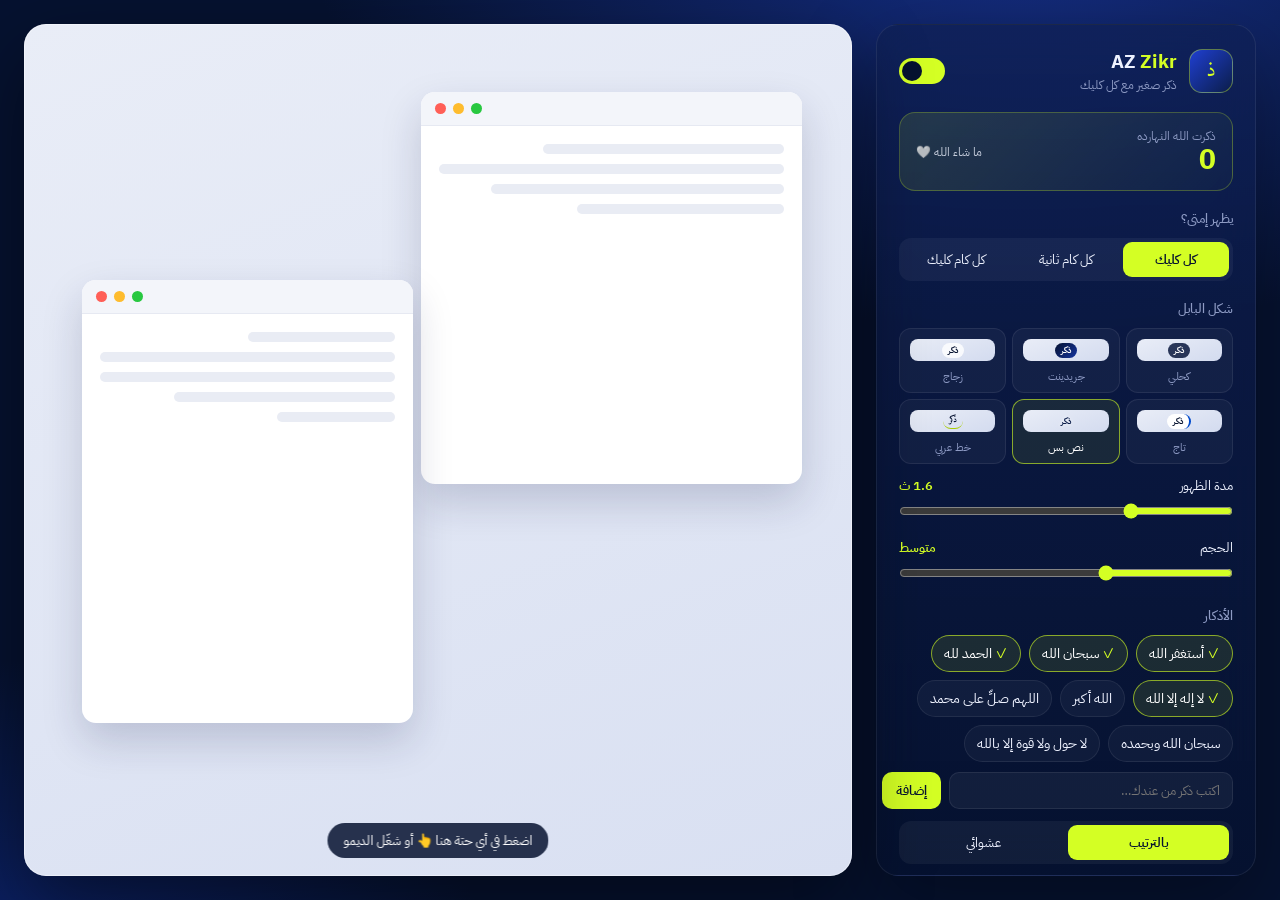
<file: prototype/index.html>
<!doctype html>
<html lang="ar" dir="rtl">
<head>
<meta charset="utf-8">
<meta name="viewport" content="width=device-width, initial-scale=1">
<title>AZ Zikr — Prototype</title>
<link rel="preconnect" href="https://fonts.googleapis.com">
<link href="https://fonts.googleapis.com/css2?family=IBM+Plex+Sans+Arabic:wght@400;500;600;700&family=Amiri:wght@700&display=swap" rel="stylesheet">
<style>
  :root{
    --navy:#061230; --navy-2:#0b1d4a; --royal:#1f3fd1; --lime:#D4FF24;
    --text:#eef2ff; --muted:#8e9bc4; --line:rgba(255,255,255,.08);
  }
  *{box-sizing:border-box;margin:0;padding:0}
  html,body{height:100%}
  body{
    font-family:"IBM Plex Sans Arabic",system-ui,sans-serif;
    background:radial-gradient(1200px 700px at 80% -10%, #16308a 0%, transparent 60%),
               radial-gradient(900px 600px at 0% 110%, #0d2470 0%, transparent 55%), var(--navy);
    color:var(--text); overflow:hidden;
  }
  .layout{display:grid;grid-template-columns:380px 1fr;height:100vh;gap:24px;padding:24px}

  /* ---------- Demo stage (fake desktop) ---------- */
  .stage{
    position:relative;border-radius:22px;overflow:hidden;cursor:default;
    background:linear-gradient(160deg,#e9edf7 0%,#d9e0f2 100%);
    box-shadow:0 30px 80px rgba(0,0,0,.45), inset 0 0 0 1px rgba(255,255,255,.4);
  }
  .win{
    position:absolute;border-radius:14px;background:#fff;
    box-shadow:0 18px 40px rgba(20,30,70,.18);overflow:hidden;
  }
  .win .bar{height:34px;background:#f3f5fa;border-bottom:1px solid #e6e9f2;display:flex;gap:7px;align-items:center;padding:0 14px;direction:ltr}
  .win .bar i{width:11px;height:11px;border-radius:50%;background:#ff5f57}
  .win .bar i:nth-child(2){background:#febc2e}.win .bar i:nth-child(3){background:#28c840}
  .win .body{padding:18px;display:grid;gap:10px}
  .ln{height:10px;border-radius:6px;background:#e9ecf4}
  .stage-hint{
    position:absolute;bottom:18px;left:50%;transform:translateX(-50%);
    background:rgba(6,18,48,.85);color:#fff;font-size:13px;padding:8px 16px;border-radius:999px;
    backdrop-filter:blur(10px);pointer-events:none;white-space:nowrap
  }

  /* ---------- The bubble ---------- */
  .zk{
    position:fixed;left:0;top:0;pointer-events:none;z-index:50;
    transform:translate(-50%,-100%);
  }
  .zk .pill{
    position:relative;
    display:flex;align-items:center;
    padding:5px 11px 6px;border-radius:999px;
    font-family:"IBM Plex Sans Arabic",sans-serif;font-weight:600;font-size:var(--fs,13px);
    color:rgba(255,255,255,.92);white-space:nowrap;font-weight:500;
    background:rgba(8,22,60,.82);
    border:1px solid rgba(255,255,255,.08);
    box-shadow:0 4px 12px rgba(6,18,48,.18);
    backdrop-filter:blur(14px);
    transform-origin:50% 120%;
    animation:pop var(--dur,1600ms) ease-out forwards;
  }
  .zk .pill::after{ /* tail */
    content:"";position:absolute;left:50%;bottom:-4px;width:8px;height:8px;
    background:rgba(8,22,60,.82);
    transform:translateX(-50%) rotate(45deg);border-radius:0 0 3px 0;
  }
  /* ---- bubble style variants ---- */
  /* 6) gradient: calm navy → royal blue */
  .zk.s-grad .pill{background:linear-gradient(135deg,rgba(6,18,48,.9) 0%,rgba(20,52,150,.88) 100%);
    border:1px solid rgba(255,255,255,.1)}
  .zk.s-grad .pill::after{background:rgba(12,32,95,.9)}
  /* 2) glass: light frosted, navy text */
  .zk.s-glass .pill{background:rgba(255,255,255,.72);color:#061230;border:1px solid rgba(255,255,255,.9);
    box-shadow:0 4px 14px rgba(6,18,48,.12);backdrop-filter:blur(12px) saturate(1.4)}
  .zk.s-glass .pill::after{background:rgba(255,255,255,.72)}
  /* 3) text only: no background, soft halo so it reads on any screen */
  .zk.s-text .pill{background:none;border:none;box-shadow:none;backdrop-filter:none;padding:2px 4px;color:#0b1d4a;
    font-weight:600;text-shadow:0 0 6px #fff,0 0 12px #fff,0 0 2px #fff}
  .zk.s-text .pill::after{display:none}
  /* 4) calligraphy: Amiri, deep navy, tiny lime stroke under it */
  .zk.s-callig .pill{background:none;border:none;box-shadow:none;backdrop-filter:none;padding:0 4px 6px;
    font-family:"Amiri",serif;font-weight:700;font-size:calc(var(--fs,13px) * 1.35);color:#061230;
    text-shadow:0 0 8px rgba(255,255,255,.95),0 0 2px #fff}
  .zk.s-callig .pill::after{left:50%;bottom:0;width:60%;height:2px;border-radius:2px;transform:translateX(-50%);
    background:linear-gradient(90deg,transparent,#a8cc00,transparent)}
  /* 5) tag: compact rounded rectangle, royal-blue accent edge */
  .zk.s-tag .pill{border-radius:8px;background:#fff;color:#061230;border:none;
    border-inline-start:3px solid #004acc;box-shadow:0 3px 10px rgba(6,18,48,.14)}
  .zk.s-tag .pill::after{background:#fff;width:7px;height:7px;bottom:-3px}

  .styles{display:grid;grid-template-columns:repeat(3,1fr);gap:6px;margin-bottom:6px}
  .styles button{border:1px solid var(--line);background:rgba(255,255,255,.04);border-radius:12px;padding:10px 2px 7px;
    cursor:pointer;display:grid;gap:7px;justify-items:center;color:var(--muted);font:inherit;font-size:11px;transition:.2s}
  .styles button.on{border-color:rgba(212,255,36,.6);color:#fff;background:rgba(212,255,36,.08)}
  .styles .pv{height:22px;display:grid;place-items:center;border-radius:8px;width:84%;
    background:linear-gradient(160deg,#e9edf7,#d3dbef)}
  .styles .pv i{font-style:normal;font-size:9px;font-weight:600;line-height:1;padding:3px 6px;border-radius:999px;white-space:nowrap}
  .pv .p-calm{background:rgba(8,22,60,.85);color:#fff}
  .pv .p-grad{background:linear-gradient(135deg,#061230,#1434a0);color:#fff}
  .pv .p-glass{background:rgba(255,255,255,.8);color:#061230}
  .pv .p-text{color:#0b1d4a;text-shadow:0 0 4px #fff}
  .pv .p-callig{font-family:"Amiri",serif;font-size:12px;color:#061230;border-bottom:1.5px solid #a8cc00;border-radius:0}
  .pv .p-tag{background:#fff;color:#061230;border-radius:4px;border-inline-start:2px solid #004acc}

  @keyframes pop{
    0%  {opacity:0;transform:translateY(4px)}
    18% {opacity:1;transform:translateY(0)}
    75% {opacity:1;transform:translateY(-6px)}
    100%{opacity:0;transform:translateY(-10px)}
  }
  .ring{
    position:fixed;width:14px;height:14px;margin:-7px 0 0 -7px;border-radius:50%;
    border:2px solid var(--lime);pointer-events:none;z-index:49;
    animation:ring 600ms ease-out forwards;
  }
  @keyframes ring{from{opacity:.9;transform:scale(.4)}to{opacity:0;transform:scale(3.2)}}
  .spark{
    position:fixed;width:5px;height:5px;border-radius:50%;background:var(--lime);pointer-events:none;z-index:49;
    animation:spark 700ms ease-out forwards;
  }
  @keyframes spark{from{opacity:1;transform:translate(0,0) scale(1)}to{opacity:0;transform:translate(var(--dx),var(--dy)) scale(.2)}}

  /* fake cursor for the auto demo */
  .cursor{position:fixed;left:0;top:0;width:22px;height:22px;z-index:60;pointer-events:none;
    transition:transform 700ms cubic-bezier(.5,0,.2,1);display:none}
  .cursor svg{filter:drop-shadow(0 2px 3px rgba(0,0,0,.35))}
  .cursor.down svg{transform:scale(.85)}

  /* ---------- Settings panel ---------- */
  .panel{
    background:linear-gradient(180deg,rgba(15,32,85,.75),rgba(6,18,48,.85));
    border:1px solid var(--line);border-radius:22px;padding:22px;
    display:flex;flex-direction:column;gap:18px;overflow:auto;
    box-shadow:0 30px 80px rgba(0,0,0,.35);backdrop-filter:blur(20px);
  }
  .brand{display:flex;align-items:center;gap:12px}
  .logo{width:44px;height:44px;border-radius:13px;display:grid;place-items:center;
    background:linear-gradient(135deg,var(--royal),var(--navy-2));border:1px solid rgba(212,255,36,.4);
    font-family:"Amiri",serif;font-size:22px;color:var(--lime)}
  .brand h1{font-size:19px;font-weight:700;letter-spacing:.2px}
  .brand h1 b{color:var(--lime);font-weight:700}
  .brand p{font-size:12px;color:var(--muted)}
  .switch{margin-inline-start:auto;width:46px;height:26px;border-radius:999px;background:#26335c;position:relative;cursor:pointer;transition:.25s;border:none}
  .switch::after{content:"";position:absolute;top:3px;right:3px;width:20px;height:20px;border-radius:50%;background:#fff;transition:.25s}
  .switch.on{background:var(--lime)}
  .switch.on::after{right:23px;background:var(--navy)}

  .counter{
    border-radius:16px;padding:14px 16px;display:flex;align-items:center;justify-content:space-between;
    background:linear-gradient(135deg,rgba(212,255,36,.12),rgba(212,255,36,.02));border:1px solid rgba(212,255,36,.25)
  }
  .counter small{color:var(--muted);font-size:12px;display:block}
  .counter strong{font-size:28px;color:var(--lime);font-weight:700;line-height:1.1}
  .counter .tag{font-size:12px;color:var(--text);opacity:.8}

  .sec h3{font-size:13px;color:var(--muted);font-weight:500;margin-bottom:10px}
  .seg{display:grid;grid-template-columns:repeat(3,1fr);background:rgba(255,255,255,.05);border-radius:12px;padding:4px;gap:4px}
  .seg button{border:none;background:none;color:var(--text);font:inherit;font-size:13px;padding:8px 4px;border-radius:9px;cursor:pointer}
  .seg button.on{background:var(--lime);color:var(--navy);font-weight:600}
  .row{display:flex;align-items:center;justify-content:space-between;font-size:13px;margin-top:12px}
  .row output{color:var(--lime);font-weight:600}
  input[type=range]{width:100%;margin-top:8px;accent-color:var(--lime)}

  .chips{display:flex;flex-wrap:wrap;gap:8px}
  .chip{border:1px solid var(--line);background:rgba(255,255,255,.04);color:var(--text);font:inherit;font-size:14px;
    padding:7px 12px;border-radius:999px;cursor:pointer;transition:.2s}
  .chip.on{border-color:rgba(212,255,36,.6);background:rgba(212,255,36,.1);color:#fff}
  .chip.on::before{content:"✓ ";color:var(--lime)}
  .add{display:flex;gap:8px;margin-top:10px}
  .add input{flex:1;background:rgba(255,255,255,.05);border:1px solid var(--line);border-radius:10px;color:#fff;font:inherit;font-size:13px;padding:8px 12px;outline:none}
  .add input:focus{border-color:rgba(212,255,36,.5)}
  .add button,.btn{background:var(--lime);color:var(--navy);border:none;border-radius:10px;font:inherit;font-weight:600;font-size:13px;padding:8px 14px;cursor:pointer}
  .btn.ghost{background:rgba(255,255,255,.06);color:var(--text);border:1px solid var(--line)}
  .foot{margin-top:auto;display:flex;gap:8px}

  @media (max-width:820px){
    body{overflow:auto}
    .layout{grid-template-columns:1fr;height:auto;padding:14px;gap:14px}
    .stage{height:46vh;min-height:300px;order:-1}
    .panel{overflow:visible}
  }

  /* ---------- Credit footer ---------- */
  .credit{background:#fff;color:#061230;border-radius:16px;padding:12px 14px;display:grid;gap:10px;
    box-shadow:0 8px 24px rgba(0,0,0,.25)}
  .credit .top{display:flex;align-items:center;justify-content:space-between;gap:10px}
  .credit .who{display:flex;align-items:center;gap:9px;direction:ltr}
  .credit .who svg{height:22px;width:auto;display:block}
  .credit .who span{font-family:system-ui,-apple-system,"Segoe UI",sans-serif;font-size:13px;font-weight:600;letter-spacing:.1px}
  .credit .links{display:flex;gap:6px;direction:ltr}
  .ic{width:28px;height:28px;border-radius:8px;display:grid;place-items:center;background:#f1f4fb;color:#061230;
    text-decoration:none;transition:.2s}
  .ic:hover{background:#004acc;color:#fff;transform:translateY(-1px)}
  .ic svg{width:15px;height:15px;display:block}
  .credit .idea{border-bottom:1px solid #eef1f7;padding-bottom:9px;display:flex;align-items:center;justify-content:space-between;font-size:12px;color:#5b6688}
  .credit .idea b{color:#061230;font-weight:600}
  .credit .idea a.name{color:#061230;text-decoration:none;font-weight:600;direction:ltr;display:inline-block}
  .credit .idea a.name:hover{color:#004acc}
  .foot .btn{flex:1;padding:11px}
</style>
</head>
<body>
<div class="layout">

  <!-- Settings -->
  <aside class="panel">
    <div class="brand">
      <div class="logo">ذ</div>
      <div><h1>AZ <b>Zikr</b></h1><p>ذكر صغير مع كل كليك</p></div>
      <button class="switch on" id="power" title="تشغيل / إيقاف"></button>
    </div>

    <div class="counter">
      <div><small>ذكرت الله النهارده</small><strong id="count">0</strong></div>
      <span class="tag">ما شاء الله 🤍</span>
    </div>

    <div class="sec">
      <h3>يظهر إمتى؟</h3>
      <div class="seg" id="mode">
        <button data-m="click" class="on">كل كليك</button>
        <button data-m="sec">كل كام ثانية</button>
        <button data-m="nth">كل كام كليك</button>
      </div>
      <div id="modeExtra"></div>
    </div>

    <div class="sec">
      <h3>شكل البابل</h3>
      <div class="styles" id="styles">
        <button data-s="calm"><span class="pv"><i class="p-calm">ذكر</i></span>كحلي</button>
        <button data-s="grad"><span class="pv"><i class="p-grad">ذكر</i></span>جريدينت</button>
        <button data-s="glass"><span class="pv"><i class="p-glass">ذكر</i></span>زجاج</button>
        <button data-s="tag"><span class="pv"><i class="p-tag">ذكر</i></span>تاج</button>
        <button data-s="text" class="on"><span class="pv"><i class="p-text">ذكر</i></span>نص بس</button>
        <button data-s="callig"><span class="pv"><i class="p-callig">ذكر</i></span>خط عربي</button>
      </div>
      <div class="row"><span>مدة الظهور</span><output id="durO">1.6 ث</output></div>
      <input type="range" id="dur" min="800" max="3500" step="100" value="1600">
      <div class="row"><span>الحجم</span><output id="sizeO">متوسط</output></div>
      <input type="range" id="size" min="10" max="18" step="1" value="13">
    </div>

    <div class="sec">
      <h3>الأذكار</h3>
      <div class="chips" id="chips"></div>
      <div class="add"><input id="newZ" placeholder="اكتب ذكر من عندك…"><button id="addZ">إضافة</button></div>
      <div class="seg" id="order" style="grid-template-columns:1fr 1fr;margin-top:12px">
        <button data-o="seq" class="on">بالترتيب</button>
        <button data-o="rand">عشوائي</button>
      </div>
    </div>

    <div class="foot">
      <button class="btn" id="demo">▶ شغّل الديمو</button>
      <button class="btn ghost" id="reset">تصفير العدّاد</button>
    </div>
      <footer class="credit">
      <div class="idea">
        <span>💡 الفكرة من <a class="name" href="https://www.facebook.com/sheriftolba28" target="_blank" rel="noopener">Sherif Tolba</a></span>
        <a class="ic" href="https://www.facebook.com/sheriftolba28" target="_blank" rel="noopener" title="Facebook" aria-label="Facebook"><svg viewBox="0 0 24 24" fill="currentColor"><path d="M14 8h3V4h-3c-2.8 0-4.5 1.8-4.5 4.6V11H7v4h2.5v9h4v-9h3l.5-4h-3.5V8.8c0-.5.3-.8.5-.8z"/></svg></a>
      </div>
      <div class="top">
        <div class="who"><svg aria-label="AZ" xmlns="http://www.w3.org/2000/svg" viewBox="0 0 603.62 422.01">
  <defs>
    <style>
      .azl-1 {
        fill: #01112d;
      }

      .azl-2 {
        fill: #004acc;
      }
    </style>
  </defs>
  <g id="Layer_1-2" data-name="Layer 1">
    <g>
      <path class="azl-1" d="M78.62,0L.01,84.79v191.38l102.58-66.68v-107.68h87.02v113.64l102.25-32.74V0H78.62ZM189.61,276.28v145.71h102.25v-173.11l-102.25,27.4Z"/>
      <path class="azl-1" d="M337.41,422.01v-88.85l147.44-231.31h-137.33V.04h256.09v84.78l-145.76,235.75h145.76v101.44h-266.21Z"/>
      <polygon class="azl-2" points="408 145.52 291.88 215.06 276.45 224.28 102.62 328.37 0 389.78 0 276.17 102.62 243.3 189.61 215.45 291.88 182.73 408 145.52"/>
      <polygon class="azl-1" points="102.62 328.37 102.62 421.97 0 421.97 0 389.78 102.62 328.37"/>
    </g>
  </g>
</svg><span>Abdelrahman Ahmed</span></div>
        <div class="links">
          <a class="ic" href="https://www.behance.net/Abdostudio" target="_blank" rel="noopener" title="Behance" aria-label="Behance">
            <svg viewBox="0 0 24 24" fill="currentColor"><path d="M8.2 11.4c.9-.4 1.4-1.1 1.4-2.1C9.6 7.4 8.2 6.5 6.3 6.5H1.5v11h5c2 0 3.8-1 3.8-3.1 0-1.3-.7-2.6-2.1-3zM3.9 8.4h2c.8 0 1.4.3 1.4 1.1 0 .8-.6 1.1-1.3 1.1H3.9V8.4zm2.2 7.2H3.9v-2.9h2.3c.9 0 1.6.4 1.6 1.5 0 1-.8 1.4-1.7 1.4zM15.4 7.3h4.8v1.2h-4.8zM17.9 9.4c-2.5 0-4.2 1.8-4.2 4.2 0 2.5 1.6 4.2 4.2 4.2 1.9 0 3.2-.9 3.8-2.7h-2c-.2.6-1 .9-1.7.9-1.3 0-2-.7-2-2h5.8c.2-2.6-1.3-4.6-3.9-4.6zm-1.9 3.3c.1-1 .8-1.6 1.8-1.6s1.6.6 1.7 1.6H16z"/></svg>
          </a>
          <a class="ic" href="https://www.linkedin.com/in/abdostudio/" target="_blank" rel="noopener" title="LinkedIn" aria-label="LinkedIn">
            <svg viewBox="0 0 24 24" fill="currentColor"><path d="M4.98 3.5a2.5 2.5 0 1 1 0 5 2.5 2.5 0 0 1 0-5zM3 9.5h4V21H3zM9.5 9.5h3.8v1.6h.1c.5-1 1.8-2 3.8-2 4 0 4.8 2.6 4.8 6V21h-4v-5.3c0-1.3 0-2.9-1.8-2.9s-2 1.4-2 2.8V21h-4z"/></svg>
          </a>
          <a class="ic" href="mailto:abdstudio.me@gmail.com" title="Email" aria-label="Email">
            <svg viewBox="0 0 24 24" fill="none" stroke="currentColor" stroke-width="2" stroke-linecap="round" stroke-linejoin="round"><rect x="3" y="5" width="18" height="14" rx="2"/><path d="m3 7 9 6 9-6"/></svg>
          </a>
        </div>
      </div>
    </footer>
</aside>

  <!-- Fake desktop -->
  <main class="stage" id="stage">
    <div class="win" style="right:6%;top:8%;width:46%;height:46%">
      <div class="bar"><i></i><i></i><i></i></div>
      <div class="body"><div class="ln" style="width:70%"></div><div class="ln"></div><div class="ln" style="width:85%"></div><div class="ln" style="width:60%"></div></div>
    </div>
    <div class="win" style="left:7%;top:30%;width:40%;height:52%">
      <div class="bar"><i></i><i></i><i></i></div>
      <div class="body"><div class="ln" style="width:50%"></div><div class="ln"></div><div class="ln"></div><div class="ln" style="width:75%"></div><div class="ln" style="width:40%"></div></div>
    </div>
    <div class="stage-hint">اضغط في أي حتة هنا 👆 أو شغّل الديمو</div>
  </main>
</div>

<div class="cursor" id="cur"><svg width="22" height="22" viewBox="0 0 24 24"><path d="M4 2l16 9.5-7 1.6-3.6 6.9z" fill="#111" stroke="#fff" stroke-width="1.6" stroke-linejoin="round"/></svg></div>

<script>
const S = {
  on:true, mode:'click', sec:5, nth:3, dur:1600, size:13, style:'text', order:'seq',
  azkar:[
    {t:'أستغفر الله',on:true},{t:'سبحان الله',on:true},{t:'الحمد لله',on:true},
    {t:'لا إله إلا الله',on:true},{t:'الله أكبر',on:false},
    {t:'اللهم صلِّ على محمد',on:false},{t:'سبحان الله وبحمده',on:false},
    {t:'لا حول ولا قوة إلا بالله',on:false}
  ],
  idx:0, clicks:0, last:0, count:0
};
const $ = s=>document.querySelector(s);

function renderChips(){
  const c=$('#chips'); c.innerHTML='';
  S.azkar.forEach((z,i)=>{
    const b=document.createElement('button'); b.className='chip'+(z.on?' on':''); b.textContent=z.t;
    b.onclick=()=>{ z.on=!z.on; if(!S.azkar.some(x=>x.on)) z.on=true; renderChips(); };
    c.appendChild(b);
  });
}
function renderModeExtra(){
  const e=$('#modeExtra');
  if(S.mode==='sec') e.innerHTML=`<div class="row"><span>مرة كل</span><output id="mO">${S.sec} ث</output></div><input type="range" id="mR" min="1" max="60" value="${S.sec}">`;
  else if(S.mode==='nth') e.innerHTML=`<div class="row"><span>مرة كل</span><output id="mO">${S.nth} كليك</output></div><input type="range" id="mR" min="2" max="20" value="${S.nth}">`;
  else { e.innerHTML=''; return; }
  $('#mR').oninput=ev=>{ const v=+ev.target.value;
    if(S.mode==='sec'){S.sec=v;$('#mO').textContent=v+' ث'} else {S.nth=v;$('#mO').textContent=v+' كليك'} };
}
function nextZikr(){
  const list=S.azkar.filter(z=>z.on).map(z=>z.t);
  if(S.order==='rand') return list[Math.floor(Math.random()*list.length)];
  return list[(S.idx++)%list.length];
}
function shouldShow(){
  if(!S.on) return false;
  S.clicks++;
  if(S.mode==='nth') return S.clicks % S.nth === 0;
  if(S.mode==='sec'){ const now=Date.now(); if(now-S.last < S.sec*1000) return false; S.last=now; return true; }
  return true;
}
function burst(x,y){
  const r=document.createElement('div'); r.className='ring'; r.style.left=x+'px'; r.style.top=y+'px';
  document.body.appendChild(r); setTimeout(()=>r.remove(),650);
  for(let i=0;i<6;i++){
    const s=document.createElement('div'); s.className='spark';
    const a=(Math.PI*2*i/6)+Math.random()*.5, d=18+Math.random()*14;
    s.style.left=x+'px'; s.style.top=y+'px';
    s.style.setProperty('--dx',Math.cos(a)*d+'px'); s.style.setProperty('--dy',Math.sin(a)*d+'px');
    document.body.appendChild(s); setTimeout(()=>s.remove(),720);
  }
}
function bubble(x,y){
  if(!shouldShow()) return;
  const w=document.createElement('div'); w.className='zk s-'+S.style;
  w.style.left=x+'px'; w.style.top=(y-10)+'px';
  w.style.setProperty('--dur',S.dur+'ms'); w.style.setProperty('--fs',S.size+'px');
  w.innerHTML=`<div class="pill">${nextZikr()}</div>`;
  document.body.appendChild(w);
  setTimeout(()=>w.remove(),S.dur+50);
  S.count++; $('#count').textContent=S.count.toLocaleString('ar-EG');
}

$('#stage').addEventListener('mousedown',e=>bubble(e.clientX,e.clientY));
$('#power').onclick=e=>{S.on=!S.on;e.currentTarget.classList.toggle('on',S.on)};
document.querySelectorAll('#mode button').forEach(b=>b.onclick=()=>{
  document.querySelectorAll('#mode button').forEach(x=>x.classList.remove('on'));b.classList.add('on');
  S.mode=b.dataset.m; S.clicks=0; S.last=0; renderModeExtra();
});
document.querySelectorAll('#order button').forEach(b=>b.onclick=()=>{
  document.querySelectorAll('#order button').forEach(x=>x.classList.remove('on'));b.classList.add('on');S.order=b.dataset.o;
});
$('#dur').oninput=e=>{S.dur=+e.target.value;$('#durO').textContent=(S.dur/1000).toFixed(1)+' ث'};
$('#size').oninput=e=>{S.size=+e.target.value;$('#sizeO').textContent=S.size<12?'صغير':S.size<15?'متوسط':'كبير'};
$('#addZ').onclick=()=>{const v=$('#newZ').value.trim(); if(!v) return; S.azkar.push({t:v,on:true}); $('#newZ').value=''; renderChips();};
$('#newZ').onkeydown=e=>{if(e.key==='Enter')$('#addZ').click()};
$('#reset').onclick=()=>{S.count=0;$('#count').textContent='٠'};

/* auto demo: fake cursor moves & clicks around the stage */
let demoTimer=null;
const cur=$('#cur');
$('#demo').onclick=()=>{
  if(demoTimer){clearInterval(demoTimer);demoTimer=null;cur.style.display='none';$('#demo').textContent='▶ شغّل الديمو';return;}
  $('#demo').textContent='■ وقّف الديمو'; cur.style.display='block';
  const step=()=>{
    const r=$('#stage').getBoundingClientRect();
    const x=r.left+r.width*(.15+Math.random()*.7), y=r.top+r.height*(.2+Math.random()*.6);
    cur.style.transform=`translate(${x-4}px,${y-2}px)`;
    setTimeout(()=>{cur.classList.add('down');bubble(x,y);setTimeout(()=>cur.classList.remove('down'),120)},750);
  };
  step(); demoTimer=setInterval(step,1300);
};

document.querySelectorAll('#styles button').forEach(b=>b.onclick=()=>{
  document.querySelectorAll('#styles button').forEach(x=>x.classList.remove('on'));b.classList.add('on');S.style=b.dataset.s;
  const r=document.querySelector('#stage').getBoundingClientRect(); const c=S.clicks; bubble(r.left+r.width/2, r.top+r.height/2);
});
renderChips(); renderModeExtra();
</script>
</body>
</html>
</file>
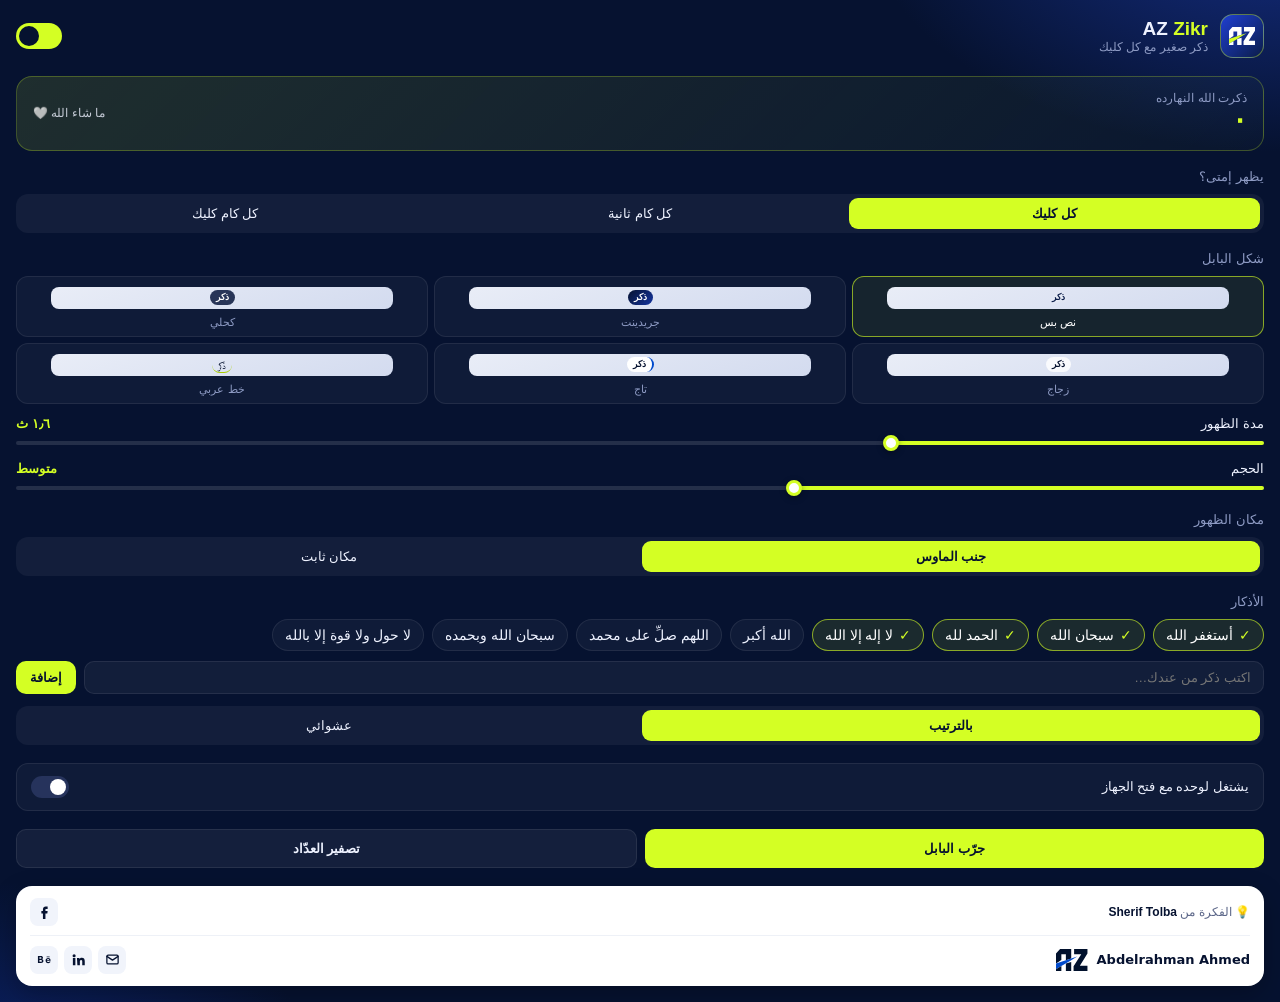
<file: web/settings.html>
<!doctype html>
<html lang="ar" dir="rtl">
<head>
<meta charset="utf-8">
<meta name="viewport" content="width=device-width, initial-scale=1">
<title>AZ Zikr</title>
<link rel="stylesheet" href="bubble.css">
<style>
  :root{--navy:#061230;--navy-2:#0b1d4a;--royal:#1f3fd1;--lime:#D4FF24;--text:#eef2ff;--muted:#8e9bc4;--line:rgba(255,255,255,.08)}
  *{box-sizing:border-box;margin:0;padding:0}
  html{background:var(--navy)}
  body{
    font-family:"IBM Plex Sans Arabic",-apple-system,"SF Arabic","Segoe UI",Tahoma,sans-serif;
    color:var(--text);min-height:100vh;padding:14px 16px 16px;
    background:radial-gradient(700px 420px at 100% -10%,#16308a 0%,transparent 60%),
               radial-gradient(600px 400px at 0% 110%,#0d2470 0%,transparent 55%),var(--navy);
    user-select:none;-webkit-user-select:none;cursor:default
  }
  .panel{display:flex;flex-direction:column;gap:18px}
  .brand{display:flex;align-items:center;gap:12px}
  .logo{width:44px;height:44px;border-radius:13px;display:grid;place-items:center;
    background:linear-gradient(135deg,var(--royal),var(--navy-2));border:1px solid rgba(212,255,36,.4);
    flex:none}
  .logo svg{width:26px;height:auto;display:block}
  .brand h1{font-size:19px;font-weight:700}
  .brand h1 b{color:var(--lime)}
  .brand p{font-size:12px;color:var(--muted)}
  .switch{margin-inline-start:auto;width:46px;height:26px;border-radius:999px;background:#26335c;position:relative;cursor:pointer;transition:.25s;border:none;flex:none}
  .switch::after{content:"";position:absolute;top:3px;right:3px;width:20px;height:20px;border-radius:50%;background:#fff;transition:.25s}
  .switch.on{background:var(--lime)}
  .switch.on::after{right:23px;background:var(--navy)}
  .switch.sm{width:38px;height:22px;margin:0}
  .switch.sm::after{width:16px;height:16px}
  .switch.sm.on::after{right:19px}

  .counter{border-radius:16px;padding:14px 16px;display:flex;align-items:center;justify-content:space-between;
    background:linear-gradient(135deg,rgba(212,255,36,.12),rgba(212,255,36,.02));border:1px solid rgba(212,255,36,.25)}
  .counter small{color:var(--muted);font-size:12px;display:block}
  .counter strong{font-size:28px;color:var(--lime);font-weight:700;line-height:1.1}
  .counter .tag{font-size:12px;opacity:.8}

  .sec h3{font-size:13px;color:var(--muted);font-weight:500;margin-bottom:10px}
  .seg{display:grid;grid-template-columns:repeat(3,1fr);background:rgba(255,255,255,.05);border-radius:12px;padding:4px;gap:4px}
  .seg button{border:none;background:none;color:var(--text);font:inherit;font-size:13px;padding:8px 4px;border-radius:9px;cursor:pointer}
  .seg button.on{background:var(--lime);color:var(--navy);font-weight:600}
  .row{display:flex;align-items:center;justify-content:space-between;font-size:13px;margin-top:12px}
  .row output{color:var(--lime);font-weight:600}
  input[type=range]{-webkit-appearance:none;appearance:none;width:100%;margin-top:10px;height:4px;border-radius:4px;
    background:linear-gradient(to left,var(--lime) var(--p,50%),rgba(255,255,255,.12) var(--p,50%));outline:none;cursor:pointer}
  input[type=range]::-webkit-slider-thumb{-webkit-appearance:none;width:16px;height:16px;border-radius:50%;background:#fff;
    border:3px solid var(--lime);box-shadow:0 2px 6px rgba(0,0,0,.35)}

  .styles{display:grid;grid-template-columns:repeat(3,1fr);gap:6px;margin-bottom:6px}
  .styles button{border:1px solid var(--line);background:rgba(255,255,255,.04);border-radius:12px;padding:10px 2px 7px;
    cursor:pointer;display:grid;gap:7px;justify-items:center;color:var(--muted);font:inherit;font-size:11px;transition:.2s}
  .styles button.on{border-color:rgba(212,255,36,.6);color:#fff;background:rgba(212,255,36,.08)}
  .styles .pv{height:22px;display:grid;place-items:center;border-radius:8px;width:84%;background:linear-gradient(160deg,#e9edf7,#d3dbef)}
  .styles .pv i{font-style:normal;font-size:9px;font-weight:600;line-height:1;padding:3px 6px;border-radius:999px;white-space:nowrap}
  .pv .p-calm{background:rgba(8,22,60,.85);color:#fff}
  .pv .p-grad{background:linear-gradient(135deg,#061230,#1434a0);color:#fff}
  .pv .p-glass{background:rgba(255,255,255,.8);color:#061230}
  .pv .p-text{color:#0b1d4a;text-shadow:0 0 4px #fff}
  .pv .p-callig{font-family:"AZ Amiri",serif;font-size:12px;color:#061230;border-bottom:1.5px solid #a8cc00;border-radius:0}
  .pv .p-tag{background:#fff;color:#061230;border-radius:4px;border-inline-start:2px solid #004acc}

  .screen{position:relative;height:118px;margin-top:10px;border-radius:12px;overflow:hidden;
    background:linear-gradient(160deg,#e9edf7,#d3dbef);border:1px solid var(--line)}
  .screen::before{content:"";position:absolute;top:0;left:0;right:0;height:9px;background:rgba(255,255,255,.6)}
  .screen::after{content:"";position:absolute;bottom:5px;left:50%;transform:translateX(-50%);width:42%;height:9px;border-radius:5px;background:rgba(255,255,255,.55)}
  .spot{position:absolute;width:58px;height:20px;border-radius:999px;border:1.5px dashed rgba(6,18,48,.28);background:transparent;
    cursor:pointer;font:inherit;font-size:10px;font-weight:600;color:transparent;transition:.2s;z-index:1}
  .spot:hover{border-color:rgba(6,18,48,.55)}
  .spot.on{background:#061230;border-color:#061230;color:#fff}
  .spot[data-c="tl"]{top:16px;left:12px} .spot[data-c="tc"]{top:16px;left:50%;transform:translateX(-50%)} .spot[data-c="tr"]{top:16px;right:12px}
  .spot[data-c="bl"]{bottom:20px;left:12px} .spot[data-c="bc"]{bottom:20px;left:50%;transform:translateX(-50%)} .spot[data-c="br"]{bottom:20px;right:12px}
  .hint{font-size:11px;color:var(--muted);margin-top:8px}
  .chips{display:flex;flex-wrap:wrap;gap:8px}
  .chip{border:1px solid var(--line);background:rgba(255,255,255,.04);color:var(--text);font:inherit;font-size:14px;
    padding:7px 12px;border-radius:999px;cursor:pointer;transition:.2s;display:inline-flex;align-items:center;gap:6px}
  .chip.on{border-color:rgba(212,255,36,.6);background:rgba(212,255,36,.1);color:#fff}
  .chip.on::before{content:"✓";color:var(--lime)}
  .chip .x{opacity:.45;font-size:12px;padding-inline-start:2px}
  .chip .x:hover{opacity:1;color:#ff8a8a}
  .add{display:flex;gap:8px;margin-top:10px}
  .add input{flex:1;background:rgba(255,255,255,.05);border:1px solid var(--line);border-radius:10px;color:#fff;font:inherit;font-size:13px;padding:8px 12px;outline:none;user-select:text;-webkit-user-select:text}
  .add input:focus{border-color:rgba(212,255,36,.5)}
  .btn{background:var(--lime);color:var(--navy);border:none;border-radius:10px;font:inherit;font-weight:600;font-size:13px;padding:8px 14px;cursor:pointer}
  .btn.ghost{background:rgba(255,255,255,.06);color:var(--text);border:1px solid var(--line)}
  .opt{display:flex;align-items:center;justify-content:space-between;font-size:13px;padding:12px 14px;border-radius:12px;background:rgba(255,255,255,.04);border:1px solid var(--line)}
  .foot{display:flex;gap:8px}
  .foot .btn{flex:1;padding:11px}

  .credit{background:#fff;color:#061230;border-radius:16px;padding:12px 14px;display:grid;gap:10px;box-shadow:0 8px 24px rgba(0,0,0,.25)}
  .credit .top{display:flex;align-items:center;justify-content:space-between;gap:10px}
  .credit .who{display:flex;align-items:center;gap:9px;direction:ltr}
  .credit .who svg{height:22px;width:auto;display:block}
  .credit .who span{font-family:-apple-system,"Segoe UI",system-ui,sans-serif;font-size:13px;font-weight:600}
  .credit .links{display:flex;gap:6px;direction:ltr}
  .ic{width:28px;height:28px;border-radius:8px;display:grid;place-items:center;background:#f1f4fb;color:#061230;text-decoration:none;transition:.2s;cursor:pointer}
  .ic:hover{background:#004acc;color:#fff;transform:translateY(-1px)}
  .ic svg{width:15px;height:15px;display:block}
  .credit .idea{border-bottom:1px solid #eef1f7;padding-bottom:9px;display:flex;align-items:center;justify-content:space-between;font-size:12px;color:#5b6688}
  .credit .idea a.name{color:#061230;text-decoration:none;font-weight:600;direction:ltr;display:inline-block;cursor:pointer}
  .credit .idea a.name:hover{color:#004acc}
</style>
</head>
<body>
<div class="panel">
  <div class="brand">
    <div class="logo"><svg aria-label="AZ" xmlns="http://www.w3.org/2000/svg" viewBox="0 0 603.62 422.01"> <defs> <style> .azm-1 { fill: #ffffff; } .azm-2 { fill: #D4FF24; } </style> </defs> <g id="Layer_1-2" data-name="Layer 1"> <g> <path class="azm-1" d="M78.62,0L.01,84.79v191.38l102.58-66.68v-107.68h87.02v113.64l102.25-32.74V0H78.62ZM189.61,276.28v145.71h102.25v-173.11l-102.25,27.4Z"/> <path class="azm-1" d="M337.41,422.01v-88.85l147.44-231.31h-137.33V.04h256.09v84.78l-145.76,235.75h145.76v101.44h-266.21Z"/> <polygon class="azm-2" points="408 145.52 291.88 215.06 276.45 224.28 102.62 328.37 0 389.78 0 276.17 102.62 243.3 189.61 215.45 291.88 182.73 408 145.52"/> <polygon class="azm-1" points="102.62 328.37 102.62 421.97 0 421.97 0 389.78 102.62 328.37"/> </g> </g> </svg></div>
    <div><h1>AZ <b>Zikr</b></h1><p>ذكر صغير مع كل كليك</p></div>
    <button class="switch on" id="power" title="تشغيل / إيقاف"></button>
  </div>

  <div class="counter">
    <div><small>ذكرت الله النهارده</small><strong id="count">٠</strong></div>
    <span class="tag">ما شاء الله 🤍</span>
  </div>

  <div class="sec">
    <h3>يظهر إمتى؟</h3>
    <div class="seg" id="mode">
      <button data-m="click">كل كليك</button>
      <button data-m="sec">كل كام ثانية</button>
      <button data-m="nth">كل كام كليك</button>
    </div>
    <div id="modeExtra"></div>
  </div>

  <div class="sec">
    <h3>شكل البابل</h3>
    <div class="styles" id="styles">
      <button data-s="text"><span class="pv"><i class="p-text">ذكر</i></span>نص بس</button>
      <button data-s="grad"><span class="pv"><i class="p-grad">ذكر</i></span>جريدينت</button>
      <button data-s="calm"><span class="pv"><i class="p-calm">ذكر</i></span>كحلي</button>
      <button data-s="glass"><span class="pv"><i class="p-glass">ذكر</i></span>زجاج</button>
      <button data-s="tag"><span class="pv"><i class="p-tag">ذكر</i></span>تاج</button>
      <button data-s="callig"><span class="pv"><i class="p-callig">ذكر</i></span>خط عربي</button>
    </div>
    <div class="row"><span>مدة الظهور</span><output id="durO"></output></div>
    <input type="range" id="dur" min="800" max="3500" step="100">
    <div class="row"><span>الحجم</span><output id="sizeO"></output></div>
    <input type="range" id="size" min="10" max="18" step="1">
  </div>

  <div class="sec">
    <h3>مكان الظهور</h3>
    <div class="seg" id="pos" style="grid-template-columns:1fr 1fr">
      <button data-p="cursor">جنب الماوس</button>
      <button data-p="fixed">مكان ثابت</button>
    </div>
    <div id="cornerBox">
      <div class="screen" id="corners">
        <button class="spot" data-c="tl">ذكر</button><button class="spot" data-c="tc">ذكر</button><button class="spot" data-c="tr">ذكر</button>
        <button class="spot" data-c="bl">ذكر</button><button class="spot" data-c="bc">ذكر</button><button class="spot" data-c="br">ذكر</button>
      </div>
      <p class="hint">اختار المكان اللي يظهر فيه الذكر على الشاشة، بعيد عن شغلك.</p>
    </div>
  </div>

  <div class="sec">
    <h3>الأذكار</h3>
    <div class="chips" id="chips"></div>
    <div class="add"><input id="newZ" placeholder="اكتب ذكر من عندك…"><button class="btn" id="addZ">إضافة</button></div>
    <div class="seg" id="order" style="grid-template-columns:1fr 1fr;margin-top:12px">
      <button data-o="seq">بالترتيب</button>
      <button data-o="rand">عشوائي</button>
    </div>
  </div>

  <div class="opt"><span>يشتغل لوحده مع فتح الجهاز</span><button class="switch sm" id="login"></button></div>

  <div class="foot">
    <button class="btn" id="test">جرّب البابل</button>
    <button class="btn ghost" id="reset">تصفير العدّاد</button>
  </div>

  <footer class="credit">
    <div class="idea">
      <span>💡 الفكرة من <a class="name" data-href="https://www.facebook.com/sheriftolba28">Sherif Tolba</a></span>
      <a class="ic" data-href="https://www.facebook.com/sheriftolba28" title="Facebook" aria-label="Facebook"><svg viewBox="0 0 24 24" fill="currentColor"><path d="M14 8h3V4h-3c-2.8 0-4.5 1.8-4.5 4.6V11H7v4h2.5v9h4v-9h3l.5-4h-3.5V8.8c0-.5.3-.8.5-.8z"/></svg></a>
    </div>
    <div class="top">
      <div class="who"><svg aria-label="AZ" xmlns="http://www.w3.org/2000/svg" viewBox="0 0 603.62 422.01"> <defs> <style> .azl-1 { fill: #01112d; } .azl-2 { fill: #004acc; } </style> </defs> <g id="Layer_1-2" data-name="Layer 1"> <g> <path class="azl-1" d="M78.62,0L.01,84.79v191.38l102.58-66.68v-107.68h87.02v113.64l102.25-32.74V0H78.62ZM189.61,276.28v145.71h102.25v-173.11l-102.25,27.4Z"/> <path class="azl-1" d="M337.41,422.01v-88.85l147.44-231.31h-137.33V.04h256.09v84.78l-145.76,235.75h145.76v101.44h-266.21Z"/> <polygon class="azl-2" points="408 145.52 291.88 215.06 276.45 224.28 102.62 328.37 0 389.78 0 276.17 102.62 243.3 189.61 215.45 291.88 182.73 408 145.52"/> <polygon class="azl-1" points="102.62 328.37 102.62 421.97 0 421.97 0 389.78 102.62 328.37"/> </g> </g> </svg><span>Abdelrahman Ahmed</span></div>
      <div class="links">
        <a class="ic" data-href="https://www.behance.net/Abdostudio" title="Behance" aria-label="Behance"><svg viewBox="0 0 24 24" fill="currentColor"><path d="M8.2 11.4c.9-.4 1.4-1.1 1.4-2.1C9.6 7.4 8.2 6.5 6.3 6.5H1.5v11h5c2 0 3.8-1 3.8-3.1 0-1.3-.7-2.6-2.1-3zM3.9 8.4h2c.8 0 1.4.3 1.4 1.1 0 .8-.6 1.1-1.3 1.1H3.9V8.4zm2.2 7.2H3.9v-2.9h2.3c.9 0 1.6.4 1.6 1.5 0 1-.8 1.4-1.7 1.4zM15.4 7.3h4.8v1.2h-4.8zM17.9 9.4c-2.5 0-4.2 1.8-4.2 4.2 0 2.5 1.6 4.2 4.2 4.2 1.9 0 3.2-.9 3.8-2.7h-2c-.2.6-1 .9-1.7.9-1.3 0-2-.7-2-2h5.8c.2-2.6-1.3-4.6-3.9-4.6zm-1.9 3.3c.1-1 .8-1.6 1.8-1.6s1.6.6 1.7 1.6H16z"/></svg></a>
        <a class="ic" data-href="https://www.linkedin.com/in/abdostudio/" title="LinkedIn" aria-label="LinkedIn"><svg viewBox="0 0 24 24" fill="currentColor"><path d="M4.98 3.5a2.5 2.5 0 1 1 0 5 2.5 2.5 0 0 1 0-5zM3 9.5h4V21H3zM9.5 9.5h3.8v1.6h.1c.5-1 1.8-2 3.8-2 4 0 4.8 2.6 4.8 6V21h-4v-5.3c0-1.3 0-2.9-1.8-2.9s-2 1.4-2 2.8V21h-4z"/></svg></a>
        <a class="ic" data-href="mailto:abdstudio.me@gmail.com" title="Email" aria-label="Email"><svg viewBox="0 0 24 24" fill="none" stroke="currentColor" stroke-width="2" stroke-linecap="round" stroke-linejoin="round"><rect x="3" y="5" width="18" height="14" rx="2"/><path d="m3 7 9 6 9-6"/></svg></a>
      </div>
    </div>
  </footer>
</div>

<script>
/* Bridge to the native shell: WKWebView on Mac, WebView2 on Windows, console in a plain browser. */
const bridge = {
  send(m){
    if (window.webkit && webkit.messageHandlers && webkit.messageHandlers.az) webkit.messageHandlers.az.postMessage(m);
    else if (window.chrome && chrome.webview) chrome.webview.postMessage(m);
    else { console.log('[bridge]', m); if (m.type === 'ready') setTimeout(() => AZ.load(DEFAULTS, 0, false)); }
  }
};
const DEFAULTS = {
  enabled:true, mode:'click', sec:5, nth:3, dur:1600, size:13, style:'text', order:'seq', pos:'cursor', corner:'tr',
  azkar:[
    {t:'أستغفر الله',on:true},{t:'سبحان الله',on:true},{t:'الحمد لله',on:true},{t:'لا إله إلا الله',on:true},
    {t:'الله أكبر',on:false},{t:'اللهم صلِّ على محمد',on:false},{t:'سبحان الله وبحمده',on:false},{t:'لا حول ولا قوة إلا بالله',on:false}
  ]
};
let S = null;
const $ = s => document.querySelector(s);
const $$ = s => document.querySelectorAll(s);
const ar = n => Number(n).toLocaleString('ar-EG');
const save = () => bridge.send({type:'save', settings:S});

function setOn(group, attr, val){ $$(group + ' button').forEach(b => b.classList.toggle('on', b.dataset[attr] === val)); }

function renderChips(){
  const c = $('#chips'); c.innerHTML = '';
  S.azkar.forEach((z, i) => {
    const b = document.createElement('button'); b.className = 'chip' + (z.on ? ' on' : '');
    b.append(z.t);
    if (i >= DEFAULTS.azkar.length || !DEFAULTS.azkar.some(d => d.t === z.t)) {
      const x = document.createElement('span'); x.className = 'x'; x.textContent = '✕'; x.title = 'حذف';
      x.onclick = e => { e.stopPropagation(); S.azkar.splice(i, 1); ensureOne(); renderChips(); save(); };
      b.append(x);
    }
    b.onclick = () => { z.on = !z.on; ensureOne(); renderChips(); save(); };
    c.appendChild(b);
  });
}
function ensureOne(){ if (!S.azkar.length) S.azkar = JSON.parse(JSON.stringify(DEFAULTS.azkar)); if (!S.azkar.some(z => z.on)) S.azkar[0].on = true; }

function renderModeExtra(){
  const e = $('#modeExtra');
  if (S.mode === 'sec') e.innerHTML = `<div class="row"><span>مرة كل</span><output id="mO">${ar(S.sec)} ث</output></div><input type="range" id="mR" min="1" max="60" value="${S.sec}">`;
  else if (S.mode === 'nth') e.innerHTML = `<div class="row"><span>مرة كل</span><output id="mO">${ar(S.nth)} كليك</output></div><input type="range" id="mR" min="2" max="20" value="${S.nth}">`;
  else { e.innerHTML = ''; return; }
  const r = $('#mR');
  r.oninput = () => { const v = +r.value;
    if (S.mode === 'sec') { S.sec = v; $('#mO').textContent = ar(v) + ' ث'; } else { S.nth = v; $('#mO').textContent = ar(v) + ' كليك'; } };
  r.onchange = save; fill(r);
}
function fill(r){ const p=(r.value-r.min)/(r.max-r.min)*100; r.style.setProperty('--p', p+'%'); }
document.addEventListener('input', e => { if (e.target.type === 'range') fill(e.target); });
function renderLabels(){
  fill($('#dur')); fill($('#size'));
  $('#durO').textContent = ar((S.dur / 1000).toFixed(1)) + ' ث';
  $('#sizeO').textContent = S.size < 12 ? 'صغير' : S.size < 15 ? 'متوسط' : 'كبير';
}
function renderPos(){
  setOn('#pos', 'p', S.pos);
  $('#cornerBox').style.display = S.pos === 'fixed' ? '' : 'none';
  $$('#corners .spot').forEach(b => b.classList.toggle('on', b.dataset.c === S.corner));
}
function render(){
  $('#power').classList.toggle('on', S.enabled);
  setOn('#mode', 'm', S.mode); setOn('#order', 'o', S.order); setOn('#styles', 's', S.style);
  renderPos();
  $('#dur').value = S.dur; $('#size').value = S.size;
  renderLabels(); renderModeExtra(); renderChips();
}

/* Called by the native shell */
window.AZ = {
  load(settings, count, login){ S = Object.assign(JSON.parse(JSON.stringify(DEFAULTS)), settings || {}); ensureOne(); render(); AZ.setCount(count); AZ.setLogin(login); },
  setCount(n){ $('#count').textContent = ar(n || 0); },
  setLogin(on){ $('#login').classList.toggle('on', !!on); },
  setEnabled(on){ if (S) { S.enabled = !!on; $('#power').classList.toggle('on', S.enabled); } }
};

$('#power').onclick = () => { S.enabled = !S.enabled; $('#power').classList.toggle('on', S.enabled); save(); };
$$('#mode button').forEach(b => b.onclick = () => { S.mode = b.dataset.m; setOn('#mode', 'm', S.mode); renderModeExtra(); save(); });
$$('#order button').forEach(b => b.onclick = () => { S.order = b.dataset.o; setOn('#order', 'o', S.order); save(); });
$$('#styles button').forEach(b => b.onclick = () => { S.style = b.dataset.s; setOn('#styles', 's', S.style); save(); bridge.send({type:'test'}); });
$$('#pos button').forEach(b => b.onclick = () => { S.pos = b.dataset.p; renderPos(); save(); bridge.send({type:'test'}); });
$$('#corners .spot').forEach(b => b.onclick = () => { S.corner = b.dataset.c; renderPos(); save(); bridge.send({type:'test'}); });
$('#dur').oninput = e => { S.dur = +e.target.value; renderLabels(); };
$('#size').oninput = e => { S.size = +e.target.value; renderLabels(); };
$('#dur').onchange = save;
$('#size').onchange = () => { save(); bridge.send({type:'test'}); };
$('#addZ').onclick = () => { const v = $('#newZ').value.trim(); if (!v) return; S.azkar.push({t:v, on:true}); $('#newZ').value = ''; renderChips(); save(); };
$('#newZ').onkeydown = e => { if (e.key === 'Enter') $('#addZ').click(); };
$('#reset').onclick = () => bridge.send({type:'reset'});
$('#test').onclick = () => bridge.send({type:'test'});
$('#login').onclick = () => { const on = !$('#login').classList.contains('on'); AZ.setLogin(on); bridge.send({type:'login', on}); };
$$('[data-href]').forEach(a => a.onclick = e => { e.preventDefault(); bridge.send({type:'open', url:a.dataset.href}); });

bridge.send({type:'ready'});
</script>
</body>
</html>
</file>
<file: web/bubble.css>
/* AZ Zikr — the bubble. Shared by the overlay (Mac + Windows) and the settings previews. */
@font-face{font-family:"AZ Amiri";src:url("fonts/AmiriQuran.ttf") format("truetype");font-weight:400 700}

.zk{position:fixed;left:0;top:0;pointer-events:none;transform:translate(-50%,-100%)}
.zk .pill{
  position:relative;display:flex;align-items:center;
  padding:5px 11px 6px;border-radius:999px;white-space:nowrap;
  font-family:"IBM Plex Sans Arabic",-apple-system,"SF Arabic","Segoe UI",Tahoma,sans-serif;
  font-weight:500;font-size:var(--fs,13px);line-height:1.5;
  color:rgba(255,255,255,.92);background:rgba(8,22,60,.82);
  border:1px solid rgba(255,255,255,.08);box-shadow:0 4px 12px rgba(6,18,48,.18);
  backdrop-filter:blur(14px);-webkit-backdrop-filter:blur(14px);
  animation:zk-pop var(--dur,1600ms) ease-out forwards;
}
.zk .pill::after{ /* tail */
  content:"";position:absolute;left:50%;bottom:-4px;width:8px;height:8px;
  background:rgba(8,22,60,.82);transform:translateX(-50%) rotate(45deg);border-radius:0 0 3px 0;
}
@keyframes zk-pop{
  0%  {opacity:0;transform:translateY(4px)}
  18% {opacity:1;transform:translateY(0)}
  75% {opacity:1;transform:translateY(-6px)}
  100%{opacity:0;transform:translateY(-10px)}
}

/* fixed spot: no tail, anchored by edges instead of the pointer */
.zk.fixed{transform:none;top:auto;left:auto}
.zk.fixed.center{transform:translateX(-50%)}
.zk.fixed .pill::after{display:none}
.zk.fixed.s-callig .pill::after{display:block}

/* gradient: calm navy → royal blue */
.zk.s-grad .pill{background:linear-gradient(135deg,rgba(6,18,48,.9) 0%,rgba(20,52,150,.88) 100%);border-color:rgba(255,255,255,.1)}
.zk.s-grad .pill::after{background:rgba(12,32,95,.9)}
/* glass: light frosted, navy text */
.zk.s-glass .pill{background:rgba(255,255,255,.72);color:#061230;border-color:rgba(255,255,255,.9);
  box-shadow:0 4px 14px rgba(6,18,48,.12);backdrop-filter:blur(12px) saturate(1.4);-webkit-backdrop-filter:blur(12px) saturate(1.4)}
.zk.s-glass .pill::after{background:rgba(255,255,255,.72)}
/* tag: compact white card, royal-blue edge */
.zk.s-tag .pill{border-radius:8px;background:#fff;color:#061230;border:none;
  border-inline-start:3px solid #004acc;box-shadow:0 3px 10px rgba(6,18,48,.14)}
.zk.s-tag .pill::after{background:#fff;width:7px;height:7px;bottom:-3px}
/* text only (default): no background, soft halo so it reads on anything */
.zk.s-text .pill{background:none;border:none;box-shadow:none;backdrop-filter:none;-webkit-backdrop-filter:none;
  padding:2px 4px;color:#0b1d4a;font-weight:600;text-shadow:0 0 6px #fff,0 0 12px #fff,0 0 2px #fff}
.zk.s-text .pill::after{display:none}
/* calligraphy */
.zk.s-callig .pill{background:none;border:none;box-shadow:none;backdrop-filter:none;-webkit-backdrop-filter:none;
  padding:0 4px 6px;font-family:"AZ Amiri","Amiri",serif;font-weight:700;font-size:calc(var(--fs,13px) * 1.35);
  color:#061230;text-shadow:0 0 8px rgba(255,255,255,.95),0 0 2px #fff}
.zk.s-callig .pill::after{left:50%;bottom:0;width:60%;height:2px;border-radius:2px;transform:translateX(-50%);
  background:linear-gradient(90deg,transparent,#a8cc00,transparent)}

/* Dark mode: the background-less styles flip to light text with a dark halo */
@media (prefers-color-scheme: dark){
  .zk.s-text .pill{color:#fff;text-shadow:0 0 6px rgba(0,0,0,.85),0 0 12px rgba(0,0,0,.6),0 1px 2px rgba(0,0,0,.9)}
  .zk.s-callig .pill{color:#fff;text-shadow:0 0 8px rgba(0,0,0,.85),0 1px 2px rgba(0,0,0,.9)}
  .zk.s-callig .pill::after{background:linear-gradient(90deg,transparent,#D4FF24,transparent)}
}
</file>
